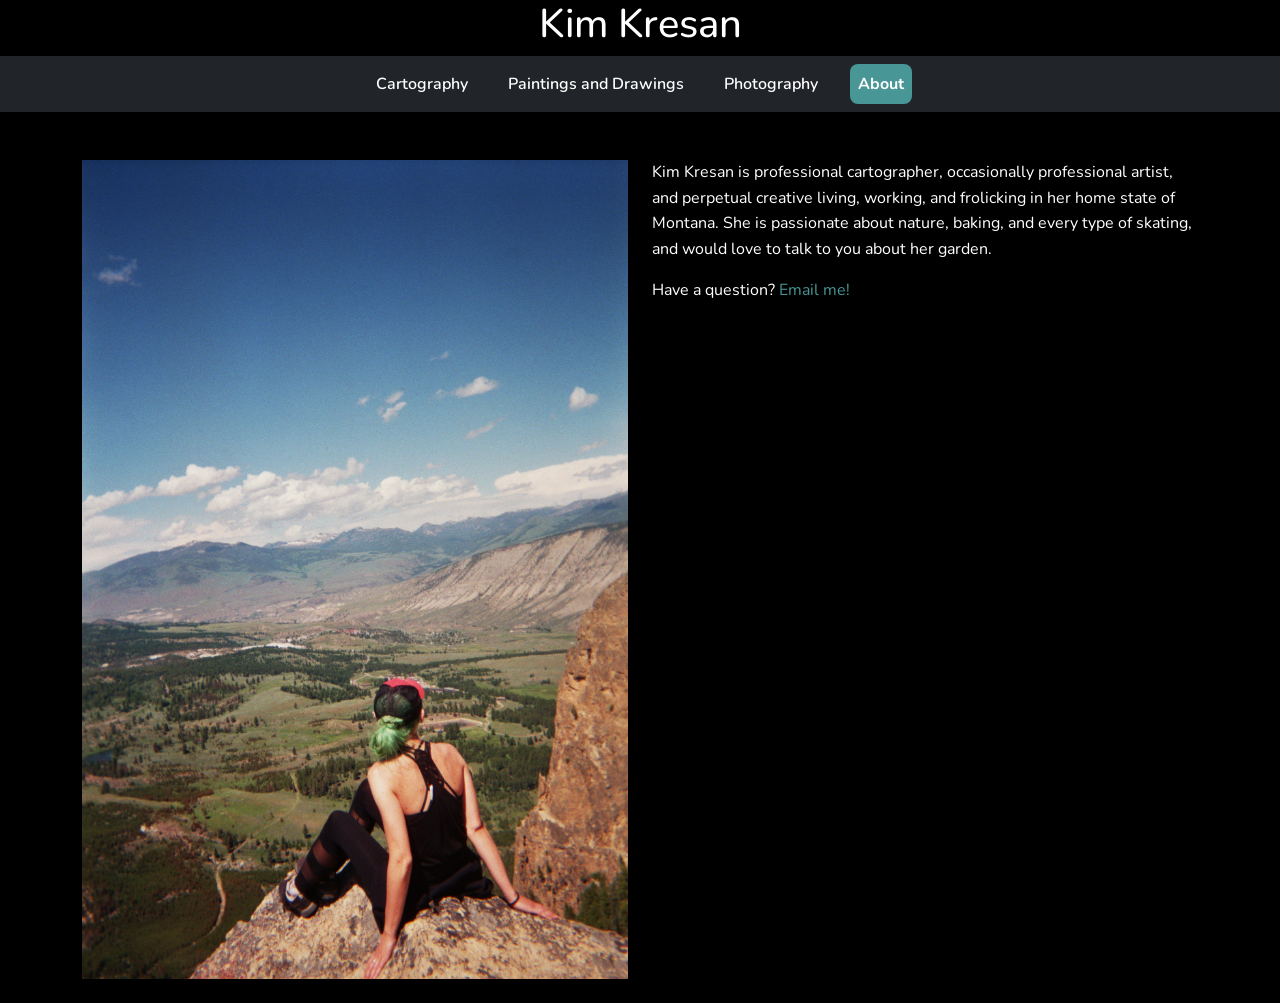
<file: about.html>
<!DOCTYPE html>
<html lang="en">
	<head>
		<meta charset="UTF-8" />
		<meta name="viewport" content="width=device-width, initial-scale=1.0" />
		<title>Portfolio - Cartography</title>
		<link
			href="https://cdn.jsdelivr.net/npm/bootstrap@5.3.3/dist/css/bootstrap.min.css"
			rel="stylesheet"
		/>
		<link rel="preconnect" href="https://fonts.googleapis.com" />
		<link rel="preconnect" href="https://fonts.gstatic.com" crossorigin />
		<link
			href="https://fonts.googleapis.com/css2?family=Nunito:ital,wght@0,200..1000;1,200..1000&display=swap"
			rel="stylesheet"
		/>
		<link rel="stylesheet" href="./style.css" />
		<script src="https://cdn.jsdelivr.net/npm/bootstrap@5.3.3/dist/js/bootstrap.bundle.min.js"></script>
	</head>
	<body>
		<div>
			<h1 style="color: #ffffff; text-align: center">Kim Kresan</h1>
		</div>

		<!-- navbar -->
		<nav class="navbar navbar-expand-lg navbar-dark bg-dark">
			<div class="container-fluid">
				<ul class="navbar-nav justify-content-center d-flex flex-row w-100">
					<li class="nav-item mx-2">
						<a class="nav-link" href="./index.html">Cartography</a>
					</li>
					<li class="nav-item mx-2">
						<a class="nav-link" href="./paintings-drawings.html"
							>Paintings and Drawings</a
						>
					</li>
					<li class="nav-item mx-2">
						<a class="nav-link" href="./photography.html">Photography</a>
					</li>
					<li class="nav-item mx-2">
						<a class="nav-link active" href="./about.html">About</a>
					</li>
				</ul>
			</div>
		</nav>
		<div class="container mt-5">
			<div class="row">
				<div class="col-md-6">
					<img
						src="./assets/images/about/kim.jpg"
						class="img-fluid mb-4"
						alt="Picture of the artist Kim Kresan"
					/>
				</div>
				<div class="col-md-6">
					<p>
						Kim Kresan is professional cartographer, occasionally professional
						artist, and perpetual creative living, working, and frolicking in
						her home state of Montana. She is passionate about nature, baking,
						and every type of skating, and would love to talk to you about her
						garden.
					</p>
					<p>
						Have a question? <a href="mailto:kimkresan@gmail.com">Email me!</a>
					</p>
				</div>
			</div>
		</div>
		<script src="config.js"></script>
	</body>
</html>
</file>
<file: style.css>
body {
	font-family: Nunito, sans-serif;
	margin: 0;
	padding: 0;
	background-color: #000000;
}
p {
	color: #ffffff;
	font-size: 1rem;
	line-height: 1.6;
}
h2 {
	color: #ffffff;
	font-size: 2rem;
	margin-bottom: 1rem;
}
hr {
	height: 3px;
	background-color: #ffffff;
	margin: 1rem 0;
}
a {
	color: #499696;
	text-decoration: none;
	transition: color 0.2s;
}
a:visited {
	color: #3a7575;
}
a:hover {
	color: #5bb3b3;
	text-decoration: underline;
}
#modalImage {
	cursor: grab;
	transition: transform 0.3s;
	will-change: transform;
}
#modalImage:active {
	cursor: grabbing;
}
.navbar-nav .nav-link {
	padding: 0.5rem;
	border-radius: 0.5rem;
	transition: background 0.2s, color 0.2s;
	margin: 0 0.25rem;
	color: #fff !important;
	font-weight: 600;
}
.navbar-nav .nav-link.active {
	color: #ffffff !important;
	font-weight: 700;
	background: #499696;
}
.navbar-nav .nav-link:hover {
	background: #414141;
	opacity: 0.7;
}
.img-thumbnail {
	border: 2px solid #000000 !important; /* Dark, subtle border */
	border-radius: 0.5rem;
	box-shadow: 0 2px 12px rgba(0, 0, 0, 0.5);
	background: #222;
	object-fit: cover;
	aspect-ratio: 1 / 1;
	cursor: pointer;
	transition: transform 0.2s, box-shadow 0.2s;
}
.img-thumbnail:hover {
	transform: scale(1.05);
	box-shadow: 0 4px 24px rgba(0, 0, 0, 0.7);
}

.section {
	text-align: center;
	background-color: #222;
	color: #fff;
	margin-top: 1rem;
}
</file>
<file: portfolio/style.css>
body {
	font-family: Nunito, sans-serif;
	margin: 0;
	padding: 0;
	background-color: #000000;
}
p {
	color: #ffffff;
	font-size: 1rem;
	line-height: 1.6;
}
a {
	color: #499696;
	text-decoration: none;
	transition: color 0.2s;
}
a:visited {
	color: #3a7575;
}
a:hover {
	color: #5bb3b3;
	text-decoration: underline;
}
#modalImage {
	cursor: grab;
	transition: transform 0.3s;
	will-change: transform;
}
#modalImage:active {
	cursor: grabbing;
}
.navbar-nav .nav-link {
	padding: 0.5rem;
	border-radius: 0.5rem;
	transition: background 0.2s, color 0.2s;
	margin: 0 0.25rem;
	color: #fff !important;
	font-weight: 600;
}
.navbar-nav .nav-link.active {
	color: #ffffff !important;
	font-weight: 700;
	background: #499696;
}
.navbar-nav .nav-link:hover {
	background: #414141;
	opacity: 0.7;
}
.img-thumbnail {
	border: 2px solid #000000 !important; /* Dark, subtle border */
	border-radius: 0.5rem;
	box-shadow: 0 2px 12px rgba(0, 0, 0, 0.5);
	background: #222;
	object-fit: cover;
	aspect-ratio: 1 / 1;
	cursor: pointer;
	transition: transform 0.2s, box-shadow 0.2s;
}
.img-thumbnail:hover {
	transform: scale(1.05);
	box-shadow: 0 4px 24px rgba(0, 0, 0, 0.7);
}

.section {
	text-align: center;
	background-color: #222;
	color: #fff;
	margin-top: 1rem;
}
</file>
